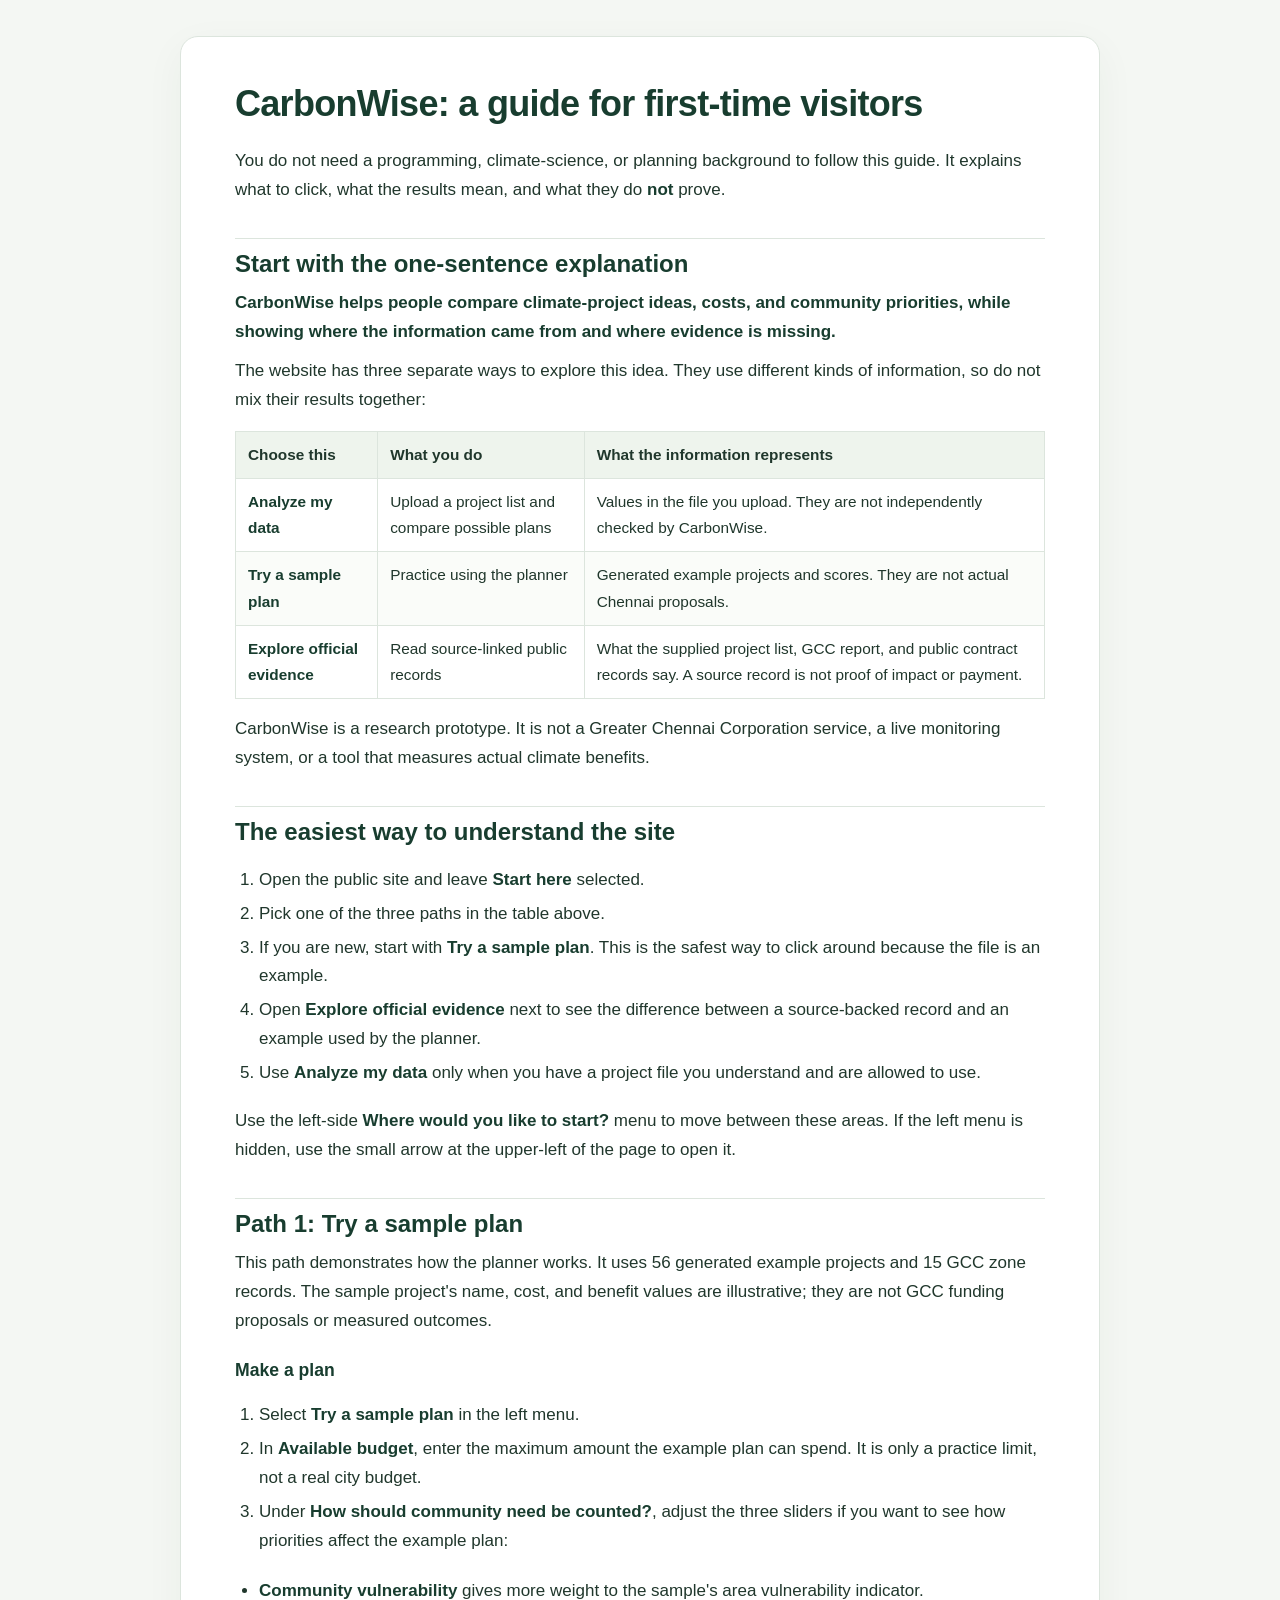
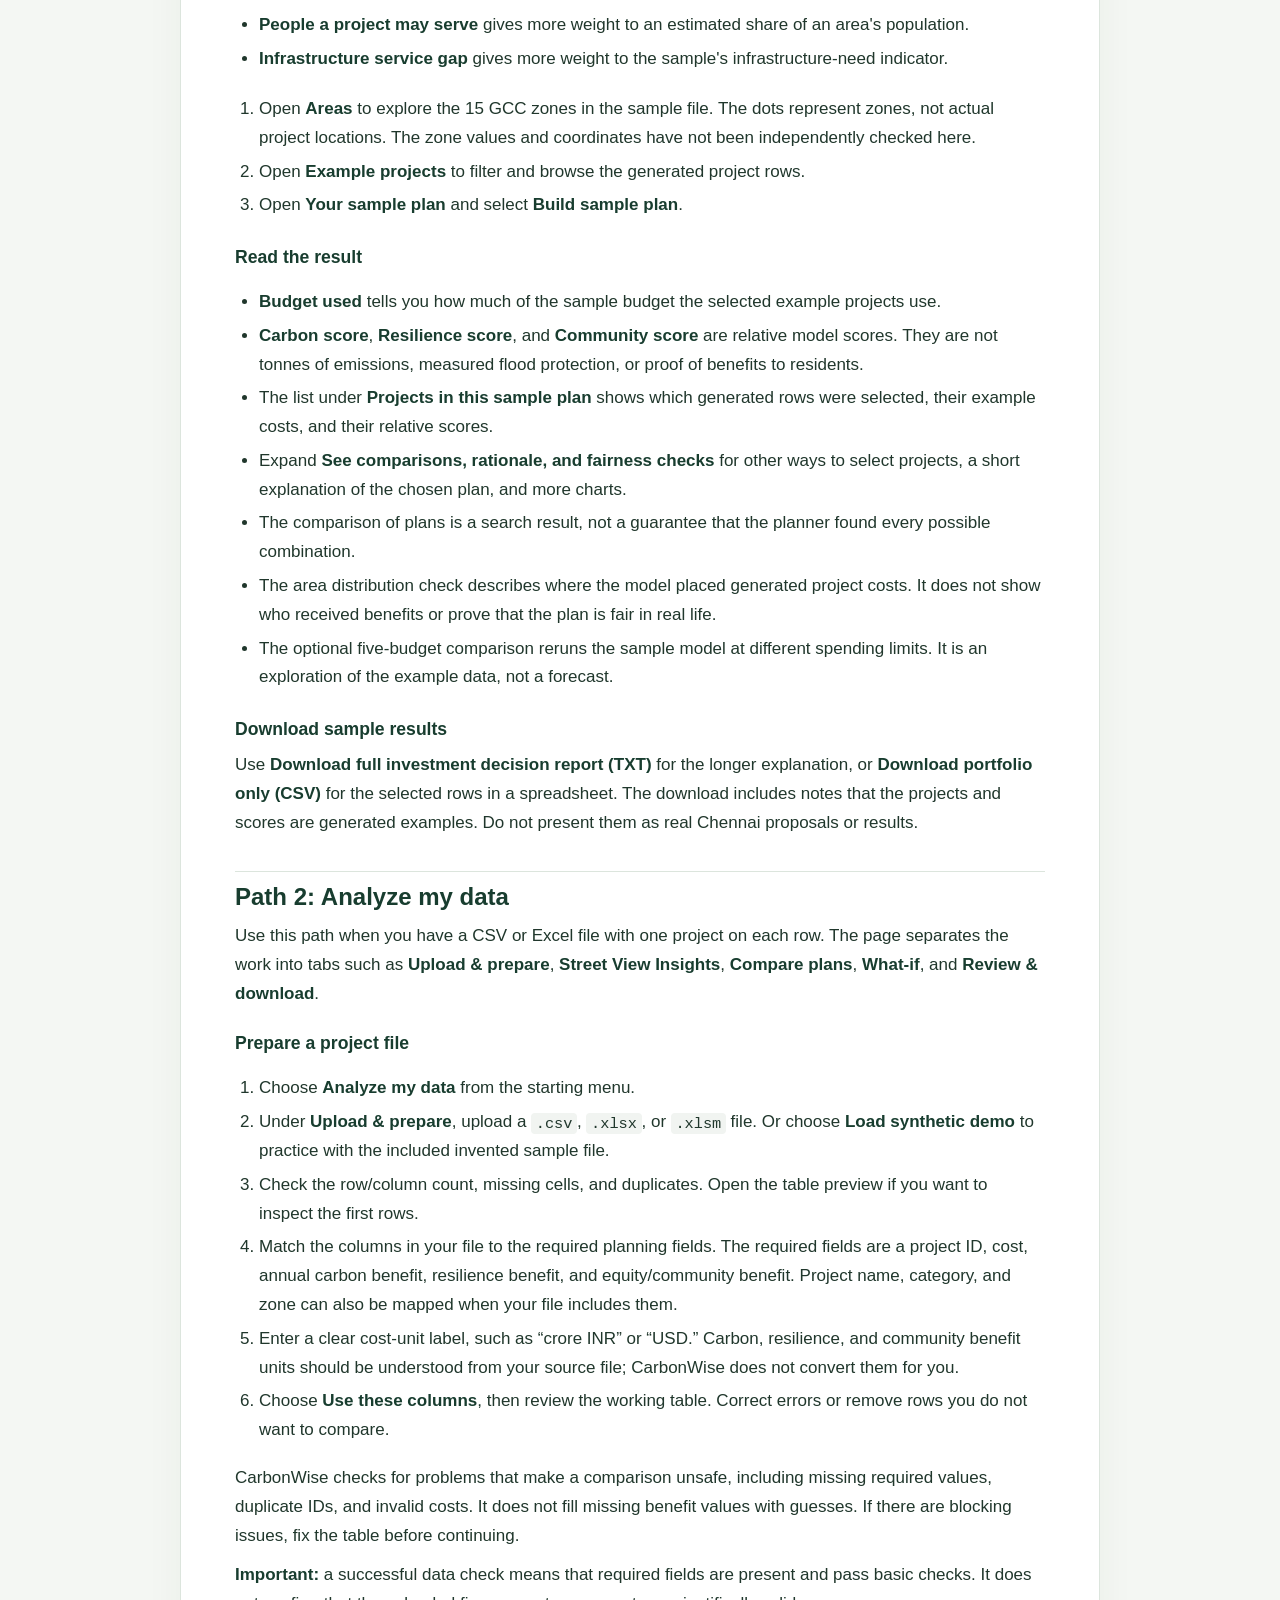
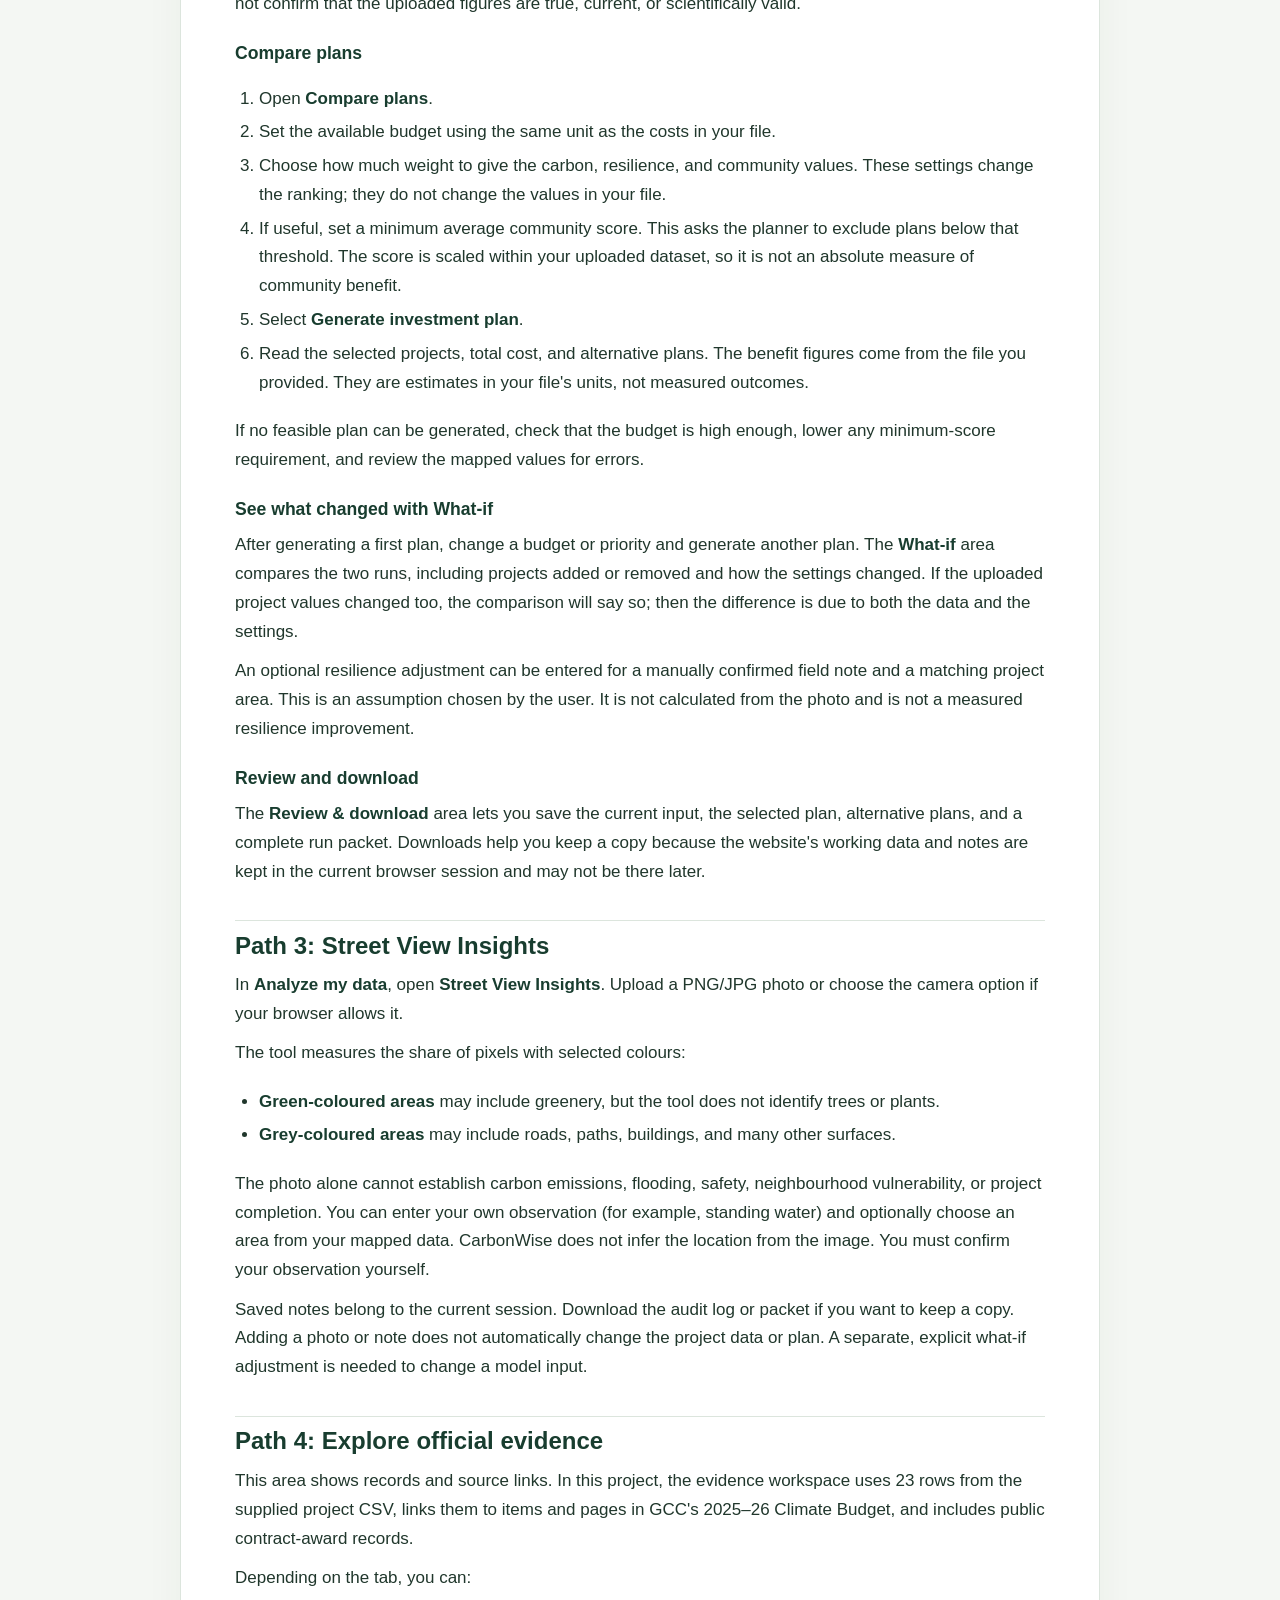
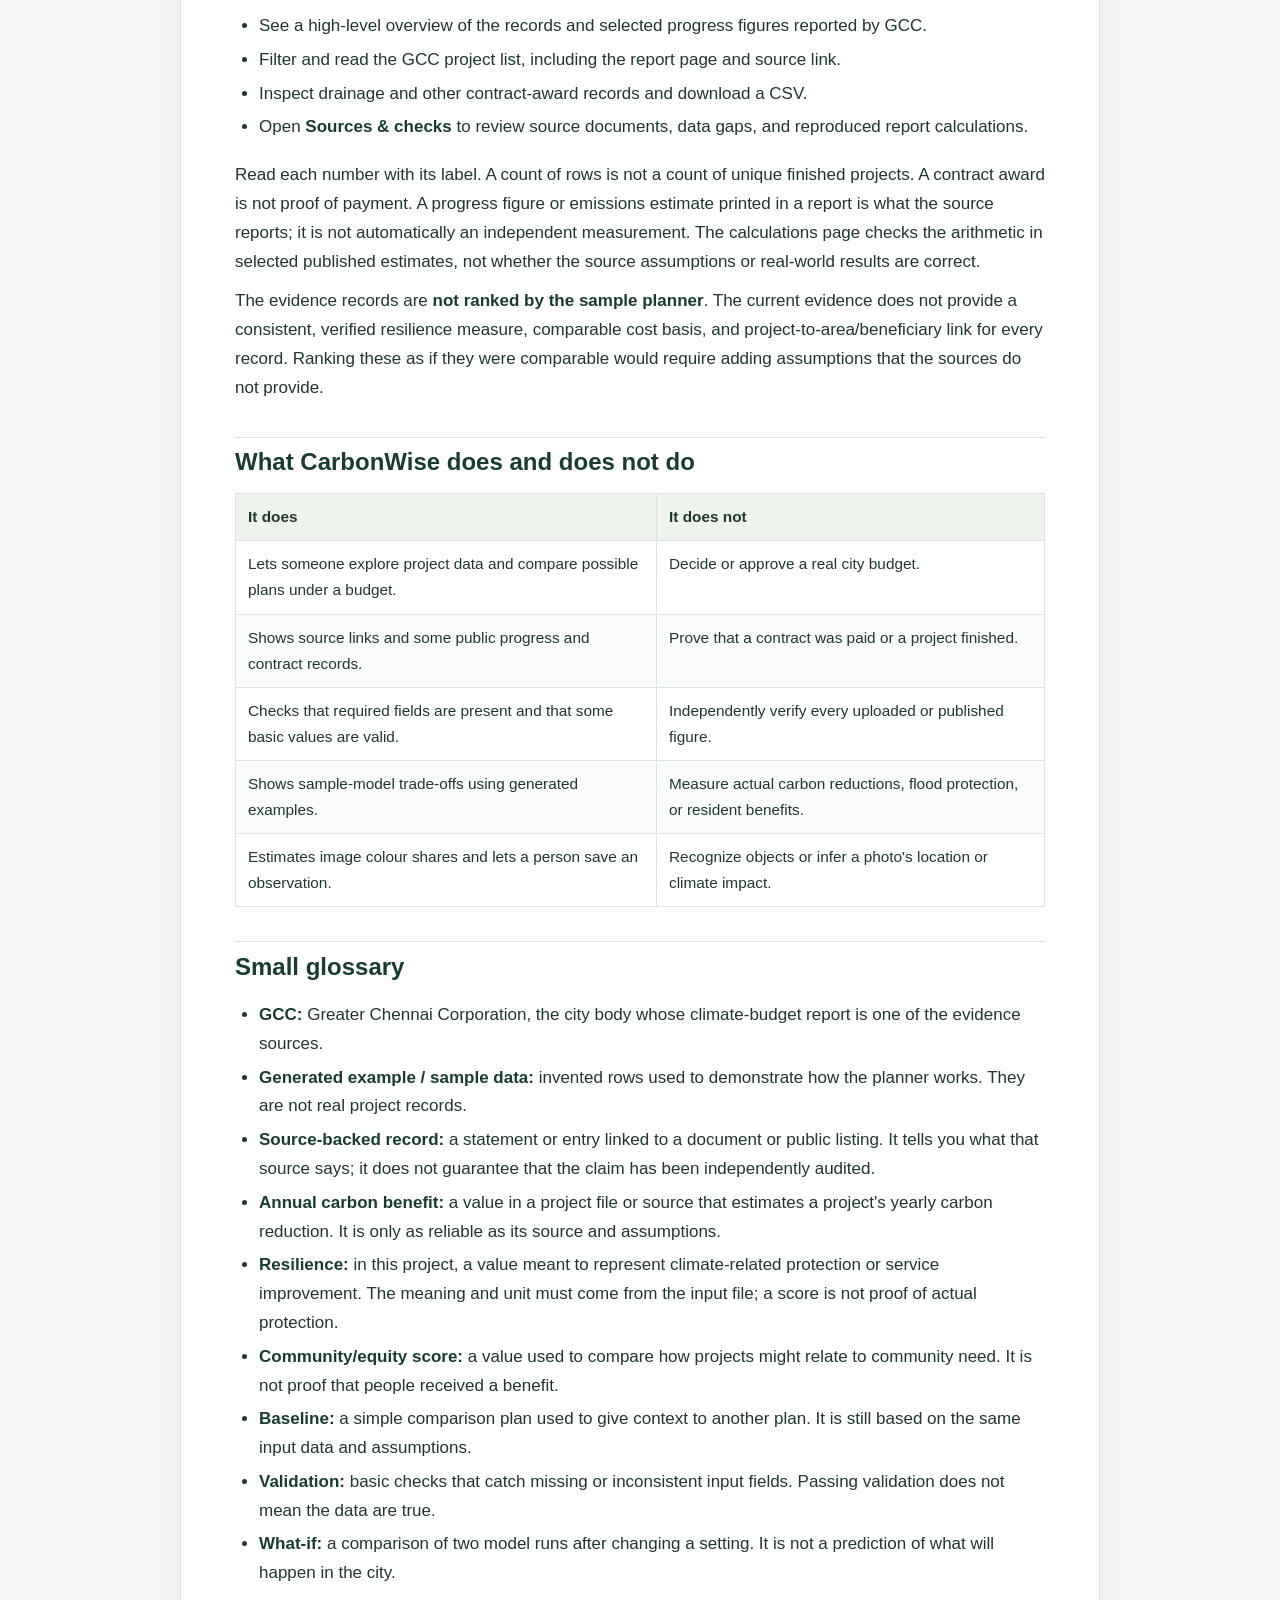
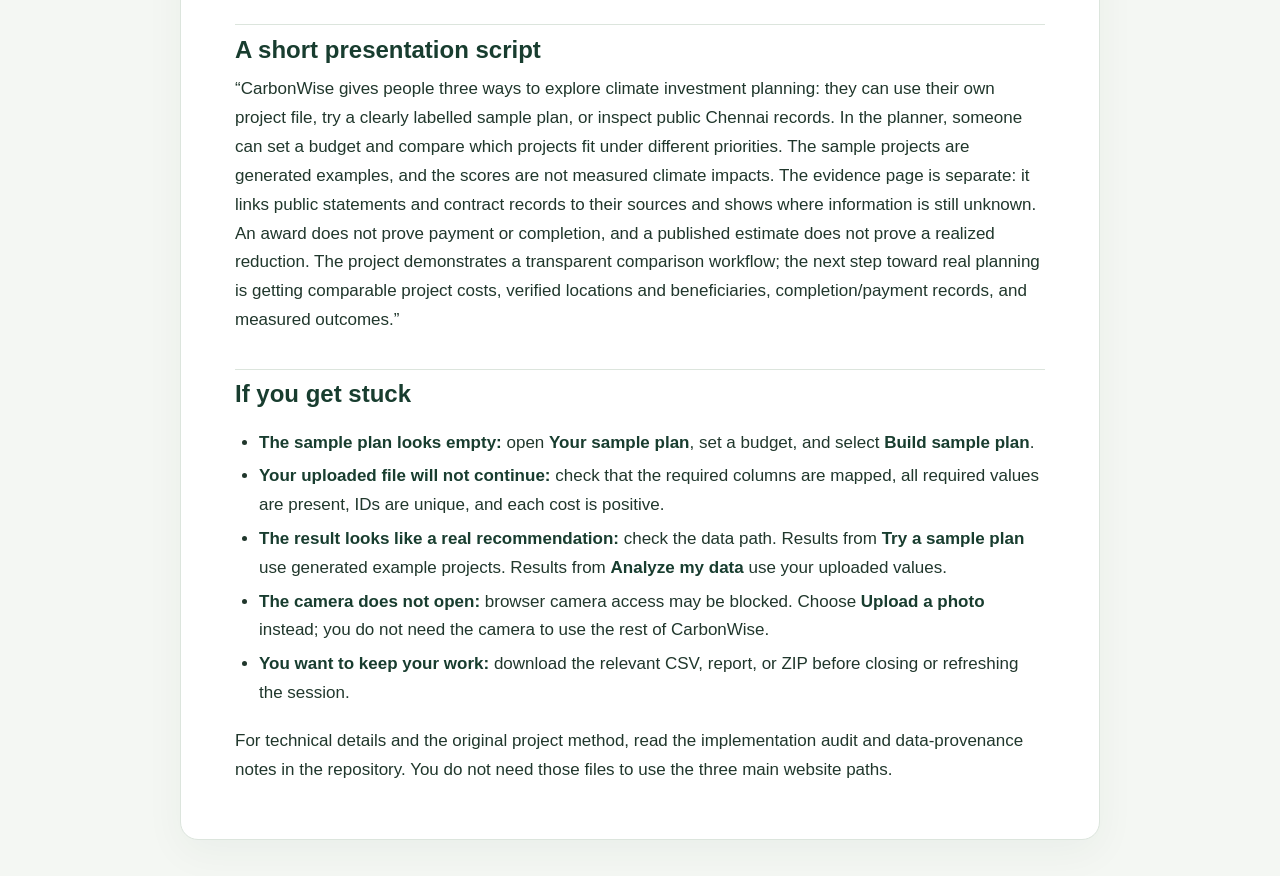
<file: output/guide_bundle/CarbonWise_User_Guide.html>
<!doctype html><html lang="en"><head><meta charset="utf-8"><meta name="viewport" content="width=device-width,initial-scale=1"><title>CarbonWise: a guide for first-time visitors</title><style>
:root{color-scheme:light;--ink:#20372c;--muted:#52665a;--green:#1d5b45;--line:#dce5dd;--wash:#f4f7f3}*{box-sizing:border-box}body{margin:0;background:var(--wash);color:var(--ink);font:17px/1.7 -apple-system,BlinkMacSystemFont,"Segoe UI",Arial,sans-serif}main{max-width:920px;margin:36px auto;padding:44px 54px;background:#fff;border:1px solid var(--line);border-radius:18px;box-shadow:0 12px 40px #18392d0c}h1,h2,h3{line-height:1.25;color:#183d2f}h1{font-size:2.25rem;letter-spacing:-.7px;margin:0 0 1.3rem}h2{font-size:1.5rem;margin:2.1rem 0 .6rem;padding-top:.6rem;border-top:1px solid var(--line)}h3{font-size:1.1rem;margin:1.5rem 0 .4rem}p{margin:.65rem 0}a{color:#176548;text-underline-offset:3px}strong{color:#183d2f}ul,ol{padding-left:1.5rem}li{padding:.15rem 0}.table-wrap{overflow-x:auto;margin:1rem 0}table{border-collapse:collapse;width:100%;font-size:.96rem}th,td{text-align:left;vertical-align:top;padding:10px 12px;border:1px solid var(--line)}th{background:#eef4ed}tr:nth-child(even){background:#fafcf9}code{background:#f1f4f1;border-radius:4px;padding:.1em .3em;font-size:.9em}@media(max-width:650px){body{font-size:16px}main{margin:0;padding:26px 20px;border-radius:0;border:0}h1{font-size:1.8rem}h2{font-size:1.3rem}}
</style></head><body><main><h1>CarbonWise: a guide for first-time visitors</h1><p>You do not need a programming, climate-science, or planning background to follow this guide. It explains what to click, what the results mean, and what they do <strong>not</strong> prove.</p><h2>Start with the one-sentence explanation</h2><p><strong>CarbonWise helps people compare climate-project ideas, costs, and community priorities, while showing where the information came from and where evidence is missing.</strong></p><p>The website has three separate ways to explore this idea. They use different kinds of information, so do not mix their results together:</p><div class="table-wrap"><table><thead><tr><th>Choose this</th><th>What you do</th><th>What the information represents</th></tr></thead><tbody><tr><td><strong>Analyze my data</strong></td><td>Upload a project list and compare possible plans</td><td>Values in the file you upload. They are not independently checked by CarbonWise.</td></tr><tr><td><strong>Try a sample plan</strong></td><td>Practice using the planner</td><td>Generated example projects and scores. They are not actual Chennai proposals.</td></tr><tr><td><strong>Explore official evidence</strong></td><td>Read source-linked public records</td><td>What the supplied project list, GCC report, and public contract records say. A source record is not proof of impact or payment.</td></tr></tbody></table></div><p>CarbonWise is a research prototype. It is not a Greater Chennai Corporation service, a live monitoring system, or a tool that measures actual climate benefits.</p><h2>The easiest way to understand the site</h2><ol><li>Open the public site and leave <strong>Start here</strong> selected.</li><li>Pick one of the three paths in the table above.</li><li>If you are new, start with <strong>Try a sample plan</strong>. This is the safest way to click around because the file is an example.</li><li>Open <strong>Explore official evidence</strong> next to see the difference between a source-backed record and an example used by the planner.</li><li>Use <strong>Analyze my data</strong> only when you have a project file you understand and are allowed to use.</li></ol><p>Use the left-side <strong>Where would you like to start?</strong> menu to move between these areas. If the left menu is hidden, use the small arrow at the upper-left of the page to open it.</p><h2>Path 1: Try a sample plan</h2><p>This path demonstrates how the planner works. It uses 56 generated example projects and 15 GCC zone records. The sample project&#x27;s name, cost, and benefit values are illustrative; they are not GCC funding proposals or measured outcomes.</p><h3>Make a plan</h3><ol><li>Select <strong>Try a sample plan</strong> in the left menu.</li><li>In <strong>Available budget</strong>, enter the maximum amount the example plan can spend. It is only a practice limit, not a real city budget.</li><li>Under <strong>How should community need be counted?</strong>, adjust the three sliders if you want to see how priorities affect the example plan:</li></ol><ul><li><strong>Community vulnerability</strong> gives more weight to the sample&#x27;s area vulnerability indicator.</li><li><strong>People a project may serve</strong> gives more weight to an estimated share of an area&#x27;s population.</li><li><strong>Infrastructure service gap</strong> gives more weight to the sample&#x27;s infrastructure-need indicator.</li></ul><ol><li>Open <strong>Areas</strong> to explore the 15 GCC zones in the sample file. The dots represent zones, not actual project locations. The zone values and coordinates have not been independently checked here.</li><li>Open <strong>Example projects</strong> to filter and browse the generated project rows.</li><li>Open <strong>Your sample plan</strong> and select <strong>Build sample plan</strong>.</li></ol><h3>Read the result</h3><ul><li><strong>Budget used</strong> tells you how much of the sample budget the selected example projects use.</li><li><strong>Carbon score</strong>, <strong>Resilience score</strong>, and <strong>Community score</strong> are relative model scores. They are not tonnes of emissions, measured flood protection, or proof of benefits to residents.</li><li>The list under <strong>Projects in this sample plan</strong> shows which generated rows were selected, their example costs, and their relative scores.</li><li>Expand <strong>See comparisons, rationale, and fairness checks</strong> for other ways to select projects, a short explanation of the chosen plan, and more charts.</li><li>The comparison of plans is a search result, not a guarantee that the planner found every possible combination.</li><li>The area distribution check describes where the model placed generated project costs. It does not show who received benefits or prove that the plan is fair in real life.</li><li>The optional five-budget comparison reruns the sample model at different spending limits. It is an exploration of the example data, not a forecast.</li></ul><h3>Download sample results</h3><p>Use <strong>Download full investment decision report (TXT)</strong> for the longer explanation, or <strong>Download portfolio only (CSV)</strong> for the selected rows in a spreadsheet. The download includes notes that the projects and scores are generated examples. Do not present them as real Chennai proposals or results.</p><h2>Path 2: Analyze my data</h2><p>Use this path when you have a CSV or Excel file with one project on each row. The page separates the work into tabs such as <strong>Upload &amp; prepare</strong>, <strong>Street View Insights</strong>, <strong>Compare plans</strong>, <strong>What-if</strong>, and <strong>Review &amp; download</strong>.</p><h3>Prepare a project file</h3><ol><li>Choose <strong>Analyze my data</strong> from the starting menu.</li><li>Under <strong>Upload &amp; prepare</strong>, upload a <code>.csv</code>, <code>.xlsx</code>, or <code>.xlsm</code> file. Or choose <strong>Load synthetic demo</strong> to practice with the included invented sample file.</li><li>Check the row/column count, missing cells, and duplicates. Open the table preview if you want to inspect the first rows.</li><li>Match the columns in your file to the required planning fields. The required fields are a project ID, cost, annual carbon benefit, resilience benefit, and equity/community benefit. Project name, category, and zone can also be mapped when your file includes them.</li><li>Enter a clear cost-unit label, such as “crore INR” or “USD.” Carbon, resilience, and community benefit units should be understood from your source file; CarbonWise does not convert them for you.</li><li>Choose <strong>Use these columns</strong>, then review the working table. Correct errors or remove rows you do not want to compare.</li></ol><p>CarbonWise checks for problems that make a comparison unsafe, including missing required values, duplicate IDs, and invalid costs. It does not fill missing benefit values with guesses. If there are blocking issues, fix the table before continuing.</p><p><strong>Important:</strong> a successful data check means that required fields are present and pass basic checks. It does not confirm that the uploaded figures are true, current, or scientifically valid.</p><h3>Compare plans</h3><ol><li>Open <strong>Compare plans</strong>.</li><li>Set the available budget using the same unit as the costs in your file.</li><li>Choose how much weight to give the carbon, resilience, and community values. These settings change the ranking; they do not change the values in your file.</li><li>If useful, set a minimum average community score. This asks the planner to exclude plans below that threshold. The score is scaled within your uploaded dataset, so it is not an absolute measure of community benefit.</li><li>Select <strong>Generate investment plan</strong>.</li><li>Read the selected projects, total cost, and alternative plans. The benefit figures come from the file you provided. They are estimates in your file&#x27;s units, not measured outcomes.</li></ol><p>If no feasible plan can be generated, check that the budget is high enough, lower any minimum-score requirement, and review the mapped values for errors.</p><h3>See what changed with What-if</h3><p>After generating a first plan, change a budget or priority and generate another plan. The <strong>What-if</strong> area compares the two runs, including projects added or removed and how the settings changed. If the uploaded project values changed too, the comparison will say so; then the difference is due to both the data and the settings.</p><p>An optional resilience adjustment can be entered for a manually confirmed field note and a matching project area. This is an assumption chosen by the user. It is not calculated from the photo and is not a measured resilience improvement.</p><h3>Review and download</h3><p>The <strong>Review &amp; download</strong> area lets you save the current input, the selected plan, alternative plans, and a complete run packet. Downloads help you keep a copy because the website&#x27;s working data and notes are kept in the current browser session and may not be there later.</p><h2>Path 3: Street View Insights</h2><p>In <strong>Analyze my data</strong>, open <strong>Street View Insights</strong>. Upload a PNG/JPG photo or choose the camera option if your browser allows it.</p><p>The tool measures the share of pixels with selected colours:</p><ul><li><strong>Green-coloured areas</strong> may include greenery, but the tool does not identify trees or plants.</li><li><strong>Grey-coloured areas</strong> may include roads, paths, buildings, and many other surfaces.</li></ul><p>The photo alone cannot establish carbon emissions, flooding, safety, neighbourhood vulnerability, or project completion. You can enter your own observation (for example, standing water) and optionally choose an area from your mapped data. CarbonWise does not infer the location from the image. You must confirm your observation yourself.</p><p>Saved notes belong to the current session. Download the audit log or packet if you want to keep a copy. Adding a photo or note does not automatically change the project data or plan. A separate, explicit what-if adjustment is needed to change a model input.</p><h2>Path 4: Explore official evidence</h2><p>This area shows records and source links. In this project, the evidence workspace uses 23 rows from the supplied project CSV, links them to items and pages in GCC&#x27;s 2025–26 Climate Budget, and includes public contract-award records.</p><p>Depending on the tab, you can:</p><ul><li>See a high-level overview of the records and selected progress figures reported by GCC.</li><li>Filter and read the GCC project list, including the report page and source link.</li><li>Inspect drainage and other contract-award records and download a CSV.</li><li>Open <strong>Sources &amp; checks</strong> to review source documents, data gaps, and reproduced report calculations.</li></ul><p>Read each number with its label. A count of rows is not a count of unique finished projects. A contract award is not proof of payment. A progress figure or emissions estimate printed in a report is what the source reports; it is not automatically an independent measurement. The calculations page checks the arithmetic in selected published estimates, not whether the source assumptions or real-world results are correct.</p><p>The evidence records are <strong>not ranked by the sample planner</strong>. The current evidence does not provide a consistent, verified resilience measure, comparable cost basis, and project-to-area/beneficiary link for every record. Ranking these as if they were comparable would require adding assumptions that the sources do not provide.</p><h2>What CarbonWise does and does not do</h2><div class="table-wrap"><table><thead><tr><th>It does</th><th>It does not</th></tr></thead><tbody><tr><td>Lets someone explore project data and compare possible plans under a budget.</td><td>Decide or approve a real city budget.</td></tr><tr><td>Shows source links and some public progress and contract records.</td><td>Prove that a contract was paid or a project finished.</td></tr><tr><td>Checks that required fields are present and that some basic values are valid.</td><td>Independently verify every uploaded or published figure.</td></tr><tr><td>Shows sample-model trade-offs using generated examples.</td><td>Measure actual carbon reductions, flood protection, or resident benefits.</td></tr><tr><td>Estimates image colour shares and lets a person save an observation.</td><td>Recognize objects or infer a photo&#x27;s location or climate impact.</td></tr></tbody></table></div><h2>Small glossary</h2><ul><li><strong>GCC:</strong> Greater Chennai Corporation, the city body whose climate-budget report is one of the evidence sources.</li><li><strong>Generated example / sample data:</strong> invented rows used to demonstrate how the planner works. They are not real project records.</li><li><strong>Source-backed record:</strong> a statement or entry linked to a document or public listing. It tells you what that source says; it does not guarantee that the claim has been independently audited.</li><li><strong>Annual carbon benefit:</strong> a value in a project file or source that estimates a project&#x27;s yearly carbon reduction. It is only as reliable as its source and assumptions.</li><li><strong>Resilience:</strong> in this project, a value meant to represent climate-related protection or service improvement. The meaning and unit must come from the input file; a score is not proof of actual protection.</li><li><strong>Community/equity score:</strong> a value used to compare how projects might relate to community need. It is not proof that people received a benefit.</li><li><strong>Baseline:</strong> a simple comparison plan used to give context to another plan. It is still based on the same input data and assumptions.</li><li><strong>Validation:</strong> basic checks that catch missing or inconsistent input fields. Passing validation does not mean the data are true.</li><li><strong>What-if:</strong> a comparison of two model runs after changing a setting. It is not a prediction of what will happen in the city.</li></ul><h2>A short presentation script</h2><p>“CarbonWise gives people three ways to explore climate investment planning: they can use their own project file, try a clearly labelled sample plan, or inspect public Chennai records. In the planner, someone can set a budget and compare which projects fit under different priorities. The sample projects are generated examples, and the scores are not measured climate impacts. The evidence page is separate: it links public statements and contract records to their sources and shows where information is still unknown. An award does not prove payment or completion, and a published estimate does not prove a realized reduction. The project demonstrates a transparent comparison workflow; the next step toward real planning is getting comparable project costs, verified locations and beneficiaries, completion/payment records, and measured outcomes.”</p><h2>If you get stuck</h2><ul><li><strong>The sample plan looks empty:</strong> open <strong>Your sample plan</strong>, set a budget, and select <strong>Build sample plan</strong>.</li><li><strong>Your uploaded file will not continue:</strong> check that the required columns are mapped, all required values are present, IDs are unique, and each cost is positive.</li><li><strong>The result looks like a real recommendation:</strong> check the data path. Results from <strong>Try a sample plan</strong> use generated example projects. Results from <strong>Analyze my data</strong> use your uploaded values.</li><li><strong>The camera does not open:</strong> browser camera access may be blocked. Choose <strong>Upload a photo</strong> instead; you do not need the camera to use the rest of CarbonWise.</li><li><strong>You want to keep your work:</strong> download the relevant CSV, report, or ZIP before closing or refreshing the session.</li></ul><p>For technical details and the original project method, read the implementation audit and data-provenance notes in the repository. You do not need those files to use the three main website paths.</p></main></body></html>
</file>
